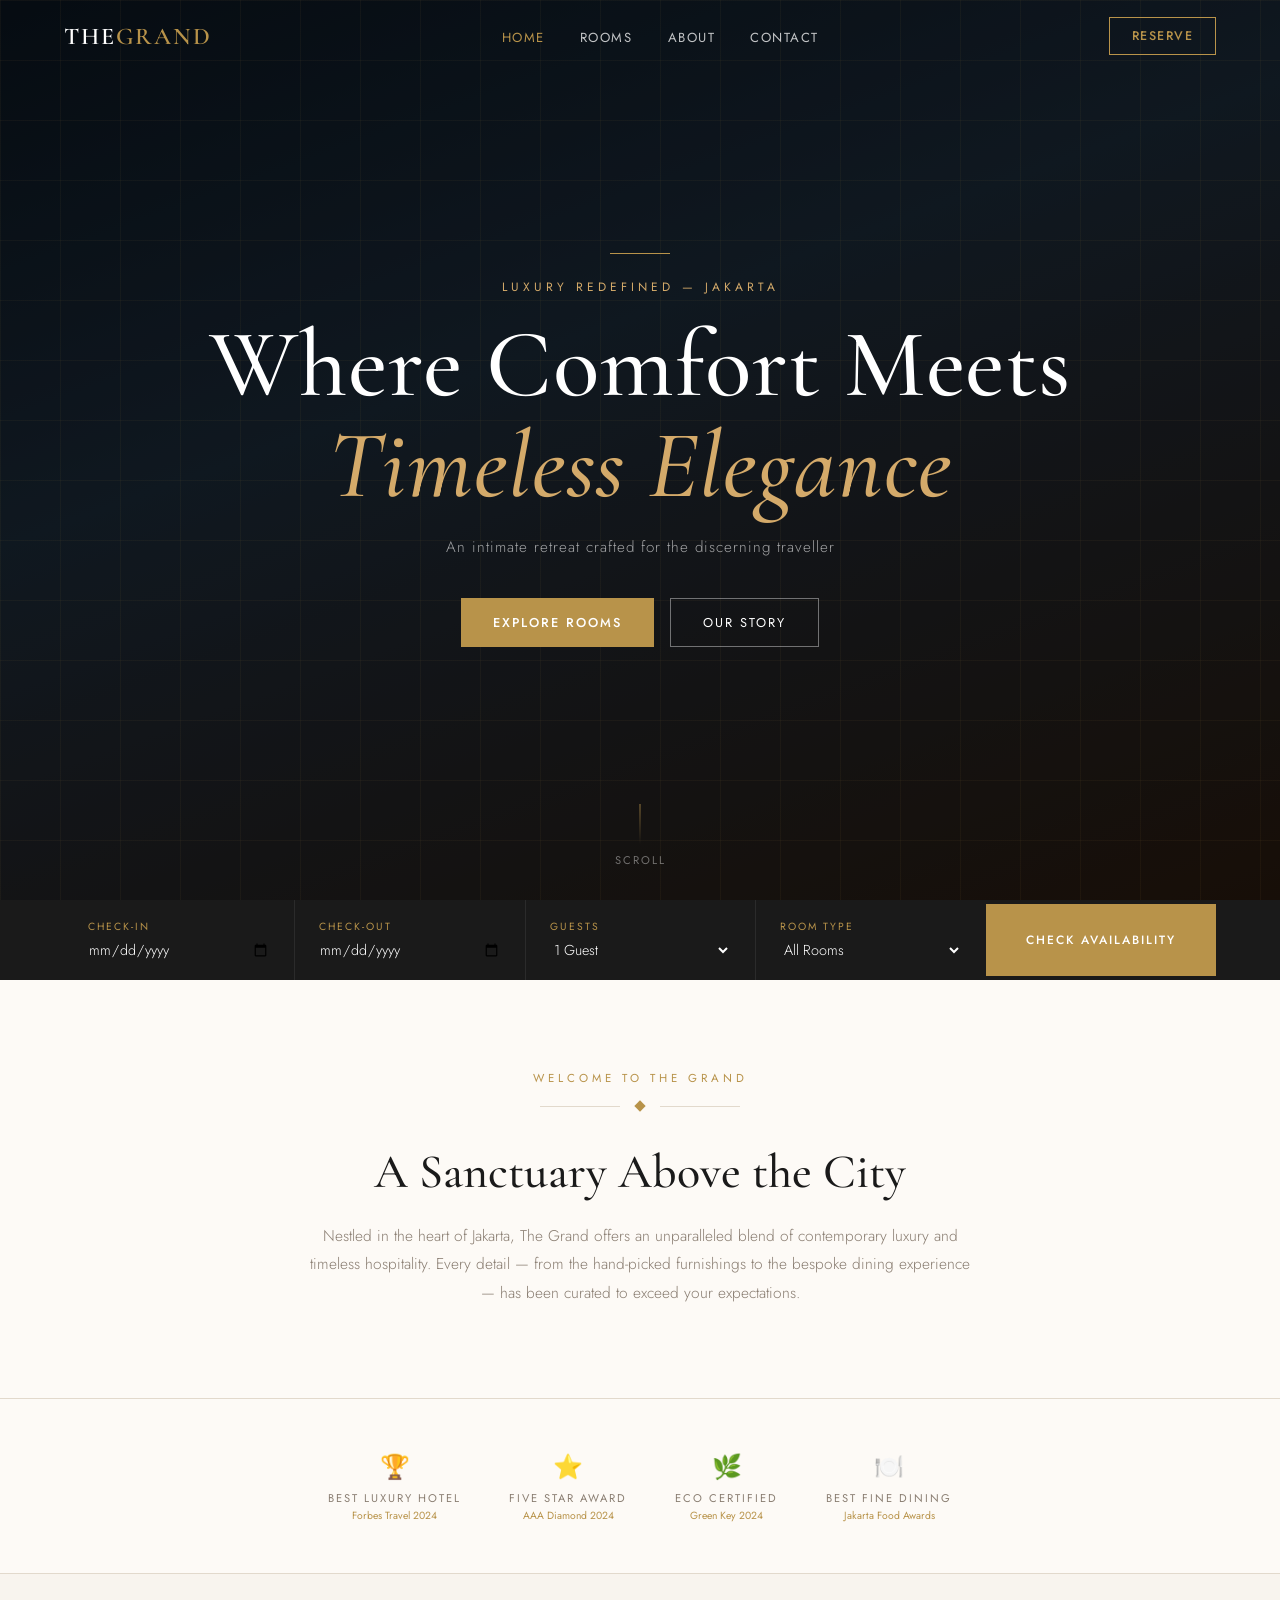
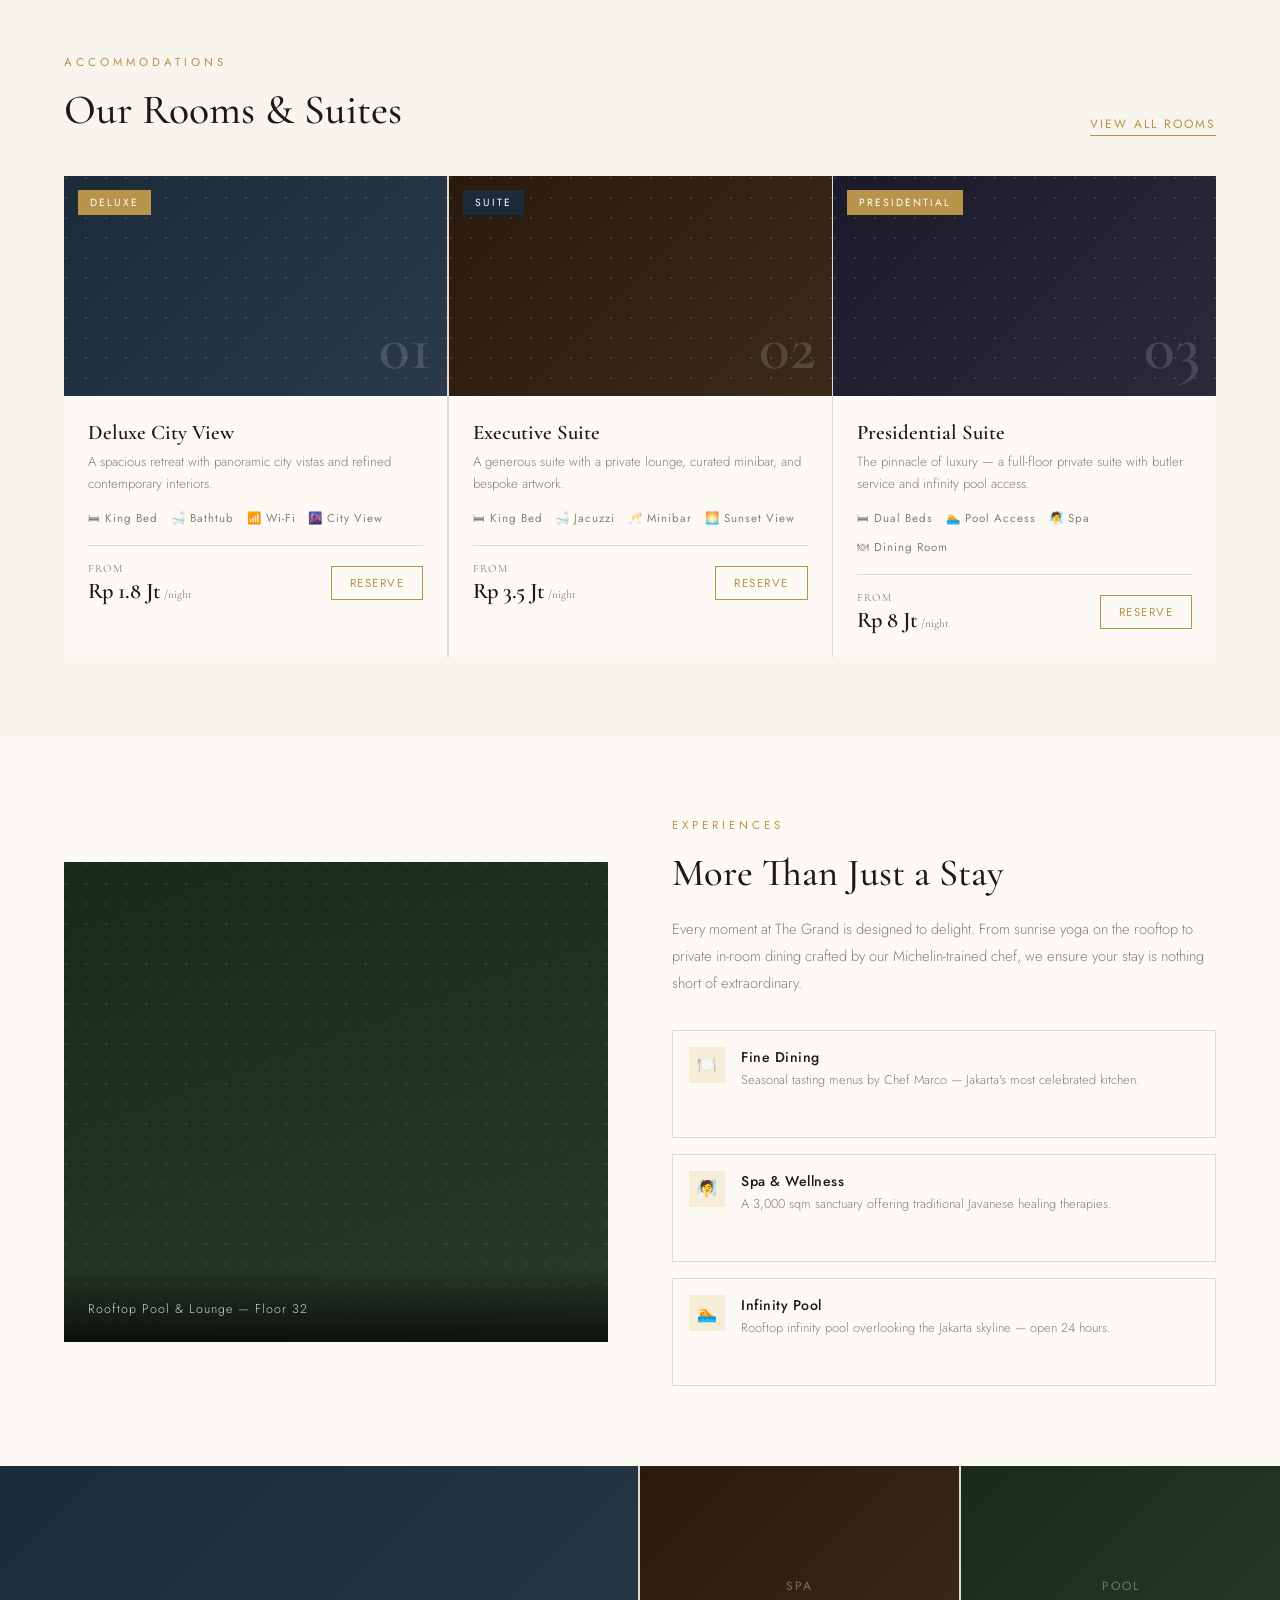
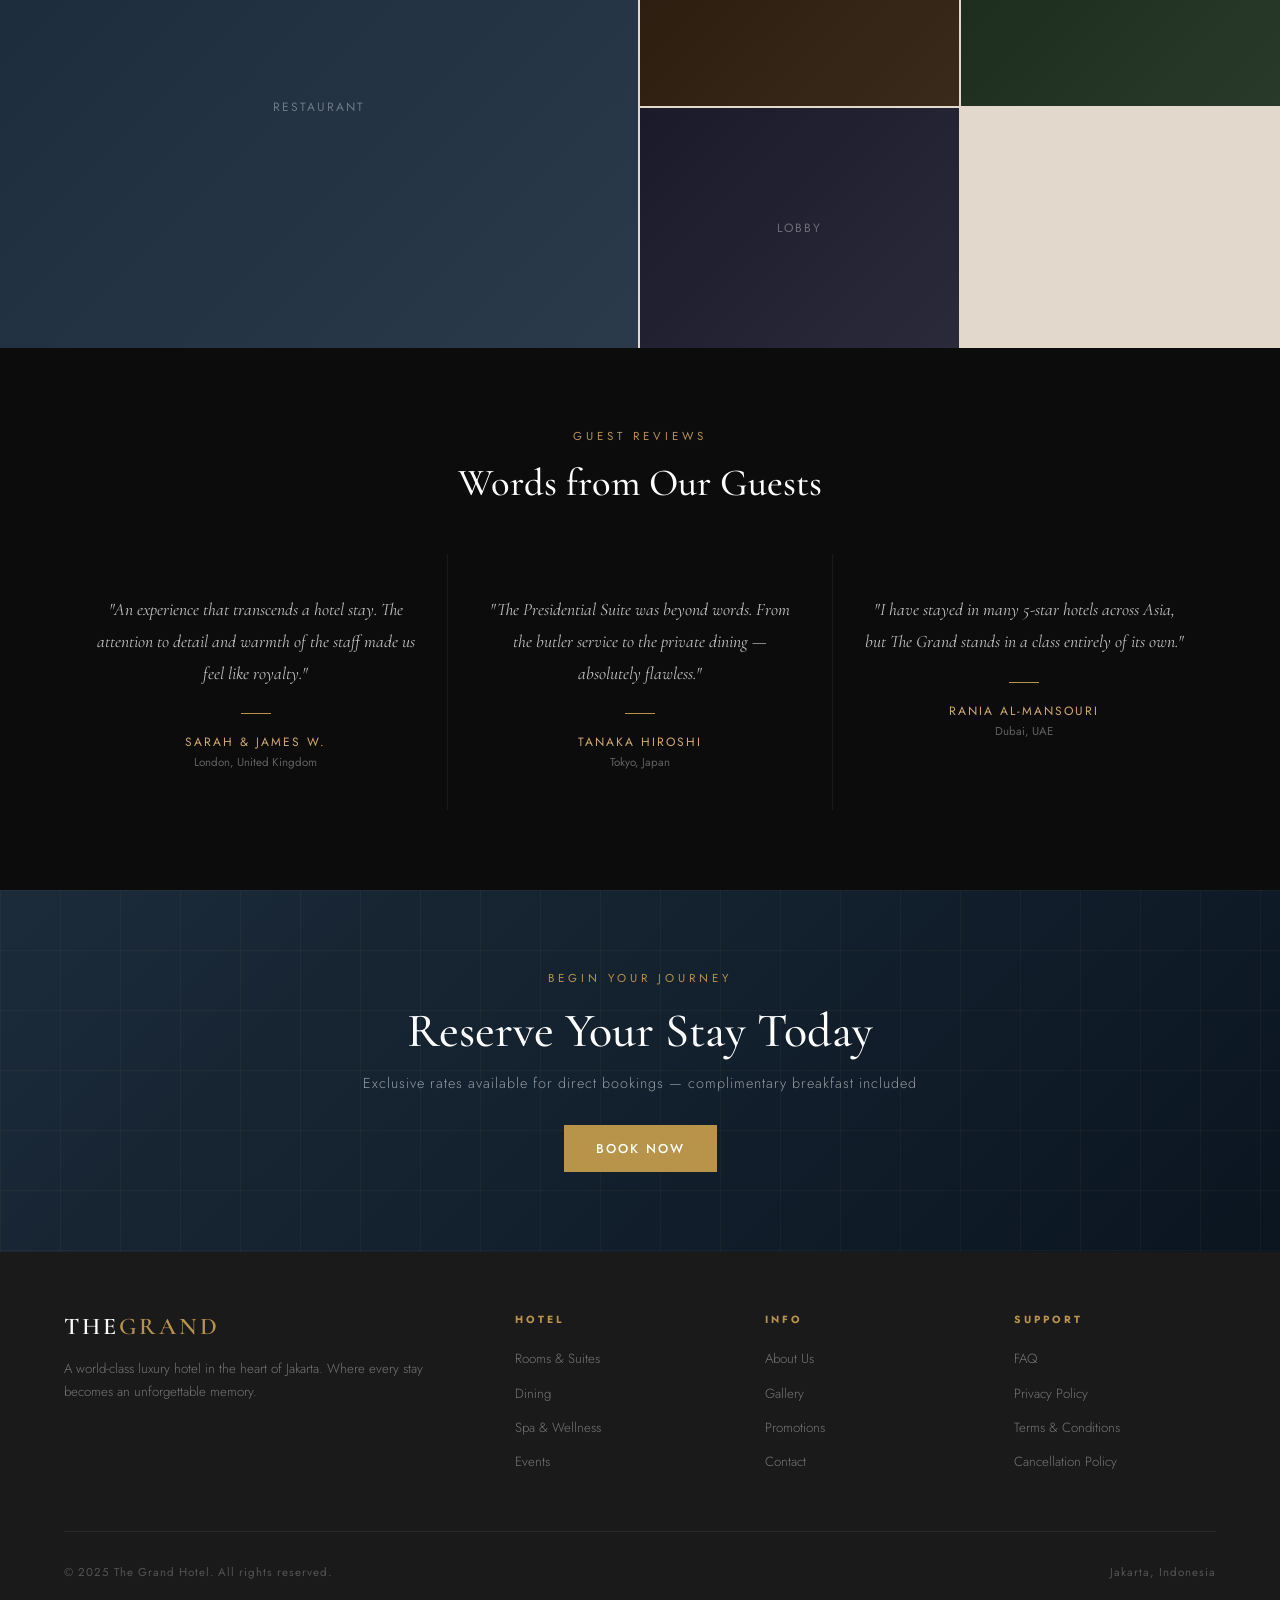
<file: index.html>
<!doctype html>
<html lang="id">
  <head>
    <meta charset="UTF-8" />
    <meta name="viewport" content="width=device-width,initial-scale=1.0" />
    <link
      href="https://fonts.googleapis.com/css2?family=Cormorant+Garamond:ital,wght@0,400;0,500;0,600;1,400;1,600&family=Jost:wght@300;400;500&display=swap"
      rel="stylesheet"
    />
    <link rel="stylesheet" href="style.css" />
    <link rel="icon" href="assets/Logo.png" type="image" />
  </head>

  <body>
    <nav id="mainNav">
      <div class="nav-inner">
        <a class="logo" href="/index.html" target="_self"
          >The<span>Grand</span></a
        >
        <ul class="nav-links">
          <li>
            <a href="/index.html" target="_self" class="active" id="nav-home"
              >Home</a
            >
          </li>
          <li>
            <a href="/rooms.html" id="nav-rooms" target="_self">Rooms</a>
          </li>
          <li>
            <a href="/about.html" id="nav-about" target="_self">About</a>
          </li>
          <li>
            <a href="/contact.html" id="nav-contact" target="_self">Contact</a>
          </li>
        </ul>
        <div class="nav-right">
          <button
            class="nav-cta"
            onclick="window.location.href = 'contact.html'"
            id="nav-cta-btn"
          >
            Reserve
          </button>
        </div>
      </div>
    </nav>

    <!-- ===== HOME ===== -->
    <div class="page active" id="page-home">
      <section class="hero">
        <div class="hero-bg"></div>
        <div class="hero-overlay"></div>
        <div class="hero-grid-pattern"></div>
        <div class="hero-content">
          <div class="hero-line"></div>
          <div class="hero-eyebrow" id="h-eyebrow">
            Luxury Redefined — Jakarta
          </div>
          <h1 id="h-title">Where Comfort Meets <em>Timeless Elegance</em></h1>
          <p class="hero-sub" id="h-sub">
            An intimate retreat crafted for the discerning traveller
          </p>
          <div class="hero-actions">
            <button class="btn-gold" onclick="showPage('rooms')" id="h-btn1">
              Explore Rooms
            </button>
            <button class="btn-ghost" onclick="showPage('about')" id="h-btn2">
              Our Story
            </button>
          </div>
        </div>
        <div class="scroll-hint">
          <div class="scroll-line"></div>
          <span id="h-scroll">Scroll</span>
        </div>
      </section>

      <div class="booking-bar">
        <div class="booking-inner">
          <div class="book-field">
            <div class="book-label" id="b-check-in">Check-in</div>
            <input
              class="book-input"
              type="date"
              placeholder="dd / mm / yyyy"
            />
          </div>
          <div class="book-field">
            <div class="book-label" id="b-check-out">Check-out</div>
            <input
              class="book-input"
              type="date"
              placeholder="dd / mm / yyyy"
            />
          </div>
          <div class="book-field">
            <div class="book-label" id="b-guests">Guests</div>
            <select class="book-input">
              <option>1 Guest</option>
              <option>2 Guests</option>
              <option>3 Guests</option>
              <option>4 Guests</option>
            </select>
          </div>
          <div class="book-field">
            <div class="book-label" id="b-room">Room Type</div>
            <select class="book-input">
              <option id="b-all">All Rooms</option>
              <option>Deluxe</option>
              <option>Suite</option>
              <option>Presidential</option>
            </select>
          </div>
          <button class="book-btn" id="b-btn">Check Availability</button>
        </div>
      </div>

      <div class="intro">
        <div class="section-eyebrow" id="intro-tag">Welcome to The Grand</div>
        <div class="divider">
          <div class="divider-line"></div>
          <div class="divider-icon"></div>
          <div class="divider-line"></div>
        </div>
        <h2 id="intro-title">A Sanctuary Above the City</h2>
        <p id="intro-text">
          Nestled in the heart of Jakarta, The Grand offers an unparalleled
          blend of contemporary luxury and timeless hospitality. Every detail —
          from the hand-picked furnishings to the bespoke dining experience —
          has been curated to exceed your expectations.
        </p>
      </div>

      <div class="awards">
        <div class="award-item">
          <div class="award-icon">🏆</div>
          <div class="award-name">Best Luxury Hotel</div>
          <div class="award-year">Forbes Travel 2024</div>
        </div>
        <div class="award-item">
          <div class="award-icon">⭐</div>
          <div class="award-name">Five Star Award</div>
          <div class="award-year">AAA Diamond 2024</div>
        </div>
        <div class="award-item">
          <div class="award-icon">🌿</div>
          <div class="award-name">Eco Certified</div>
          <div class="award-year">Green Key 2024</div>
        </div>
        <div class="award-item">
          <div class="award-icon">🍽️</div>
          <div class="award-name">Best Fine Dining</div>
          <div class="award-year">Jakarta Food Awards</div>
        </div>
      </div>

      <section class="rooms-section">
        <div class="section-header">
          <div>
            <div class="section-eyebrow" id="r-tag">Accommodations</div>
            <h2 id="r-title">Our Rooms & Suites</h2>
          </div>
          <button class="see-all" onclick="showPage('rooms')" id="r-see-all">
            View All Rooms
          </button>
        </div>
        <div class="rooms-grid">
          <div class="room-card">
            <div class="room-img">
              <div
                class="room-img-inner"
                style="
                  background: linear-gradient(135deg, #1c2b3a 0%, #2a3a4a 100%);
                "
              >
                <div class="room-pattern"></div>
                <div class="room-num">01</div>
                <div class="room-badge">Deluxe</div>
              </div>
            </div>
            <div class="room-body">
              <h3>Deluxe City View</h3>
              <p>
                A spacious retreat with panoramic city vistas and refined
                contemporary interiors.
              </p>
              <div class="room-amenities">
                <span class="amenity">🛏 King Bed</span
                ><span class="amenity">🛁 Bathtub</span
                ><span class="amenity">📶 Wi-Fi</span
                ><span class="amenity">🌆 City View</span>
              </div>
              <div class="room-footer">
                <div class="room-price">
                  <span class="from">From</span
                  ><span class="amount">Rp 1.8 Jt</span
                  ><span class="night"> /night</span>
                </div>
                <button class="room-reserve" onclick="showPage('contact')">
                  Reserve
                </button>
              </div>
            </div>
          </div>
          <div class="room-card">
            <div class="room-img">
              <div
                class="room-img-inner"
                style="
                  background: linear-gradient(135deg, #2a1a0e 0%, #3a2a1a 100%);
                "
              >
                <div class="room-pattern"></div>
                <div class="room-num">02</div>
                <div class="room-badge" style="background: var(--navy)">
                  Suite
                </div>
              </div>
            </div>
            <div class="room-body">
              <h3>Executive Suite</h3>
              <p>
                A generous suite with a private lounge, curated minibar, and
                bespoke artwork.
              </p>
              <div class="room-amenities">
                <span class="amenity">🛏 King Bed</span
                ><span class="amenity">🛁 Jacuzzi</span
                ><span class="amenity">🥂 Minibar</span
                ><span class="amenity">🌅 Sunset View</span>
              </div>
              <div class="room-footer">
                <div class="room-price">
                  <span class="from">From</span
                  ><span class="amount">Rp 3.5 Jt</span
                  ><span class="night"> /night</span>
                </div>
                <button class="room-reserve" onclick="showPage('contact')">
                  Reserve
                </button>
              </div>
            </div>
          </div>
          <div class="room-card">
            <div class="room-img">
              <div
                class="room-img-inner"
                style="
                  background: linear-gradient(135deg, #1a1a2a 0%, #2a2a3a 100%);
                "
              >
                <div class="room-pattern"></div>
                <div class="room-num">03</div>
                <div class="room-badge" style="background: var(--gold)">
                  Presidential
                </div>
              </div>
            </div>
            <div class="room-body">
              <h3>Presidential Suite</h3>
              <p>
                The pinnacle of luxury — a full-floor private suite with butler
                service and infinity pool access.
              </p>
              <div class="room-amenities">
                <span class="amenity">🛏 Dual Beds</span
                ><span class="amenity">🏊 Pool Access</span
                ><span class="amenity">🧖 Spa</span
                ><span class="amenity">🍽 Dining Room</span>
              </div>
              <div class="room-footer">
                <div class="room-price">
                  <span class="from">From</span
                  ><span class="amount">Rp 8 Jt</span
                  ><span class="night"> /night</span>
                </div>
                <button class="room-reserve" onclick="showPage('contact')">
                  Reserve
                </button>
              </div>
            </div>
          </div>
        </div>
      </section>

      <section class="experience">
        <div class="exp-img">
          <div class="exp-pattern"></div>
          <div class="exp-img-label">
            <p>Rooftop Pool & Lounge — Floor 32</p>
          </div>
        </div>
        <div class="exp-content">
          <div class="section-eyebrow" id="exp-tag">Experiences</div>
          <h2 id="exp-title">More Than Just a Stay</h2>
          <p id="exp-text">
            Every moment at The Grand is designed to delight. From sunrise yoga
            on the rooftop to private in-room dining crafted by our
            Michelin-trained chef, we ensure your stay is nothing short of
            extraordinary.
          </p>
          <div class="exp-features">
            <div class="exp-feat">
              <div class="exp-feat-icon">🍽️</div>
              <div>
                <h4>Fine Dining</h4>
                <p>
                  Seasonal tasting menus by Chef Marco — Jakarta's most
                  celebrated kitchen.
                </p>
              </div>
            </div>
            <div class="exp-feat">
              <div class="exp-feat-icon">🧖</div>
              <div>
                <h4>Spa & Wellness</h4>
                <p>
                  A 3,000 sqm sanctuary offering traditional Javanese healing
                  therapies.
                </p>
              </div>
            </div>
            <div class="exp-feat">
              <div class="exp-feat-icon">🏊</div>
              <div>
                <h4>Infinity Pool</h4>
                <p>
                  Rooftop infinity pool overlooking the Jakarta skyline — open
                  24 hours.
                </p>
              </div>
            </div>
          </div>
        </div>
      </section>

      <div class="gallery-strip">
        <div class="gallery-item">
          <div
            class="gallery-item-bg g1"
            style="height: 100%; position: relative"
          >
            <div
              class="room-pattern"
              style="position: absolute; inset: 0; opacity: 0.1"
            ></div>
          </div>
          <div class="gallery-label">Restaurant</div>
        </div>
        <div class="gallery-item">
          <div class="gallery-item-bg g2"></div>
          <div class="gallery-label">Spa</div>
        </div>
        <div class="gallery-item">
          <div class="gallery-item-bg g3"></div>
          <div class="gallery-label">Pool</div>
        </div>
        <div class="gallery-item">
          <div class="gallery-item-bg g4"></div>
          <div class="gallery-label">Lobby</div>
        </div>
      </div>

      <section class="testi-section">
        <div class="section-eyebrow">Guest Reviews</div>
        <h2 id="testi-title">Words from Our Guests</h2>
        <div class="testi-slider">
          <div class="testi-card">
            <p class="testi-quote">
              "An experience that transcends a hotel stay. The attention to
              detail and warmth of the staff made us feel like royalty."
            </p>
            <div class="testi-sep"></div>
            <div class="testi-name">Sarah & James W.</div>
            <div class="testi-origin">London, United Kingdom</div>
          </div>
          <div class="testi-card">
            <p class="testi-quote">
              "The Presidential Suite was beyond words. From the butler service
              to the private dining — absolutely flawless."
            </p>
            <div class="testi-sep"></div>
            <div class="testi-name">Tanaka Hiroshi</div>
            <div class="testi-origin">Tokyo, Japan</div>
          </div>
          <div class="testi-card">
            <p class="testi-quote">
              "I have stayed in many 5-star hotels across Asia, but The Grand
              stands in a class entirely of its own."
            </p>
            <div class="testi-sep"></div>
            <div class="testi-name">Rania Al-Mansouri</div>
            <div class="testi-origin">Dubai, UAE</div>
          </div>
        </div>
      </section>

      <div class="cta-dark">
        <div class="hero-grid-pattern"></div>
        <div class="cta-dark-content">
          <div class="section-eyebrow" style="color: var(--gold)">
            Begin Your Journey
          </div>
          <h2 id="cta-title">Reserve Your Stay Today</h2>
          <p id="cta-sub">
            Exclusive rates available for direct bookings — complimentary
            breakfast included
          </p>
          <button class="btn-gold" onclick="showPage('contact')">
            Book Now
          </button>
        </div>
      </div>

      <footer>
        <div class="footer-top">
          <div>
            <span class="footer-logo">The<span>Grand</span></span>
            <p class="footer-brand-text">
              A world-class luxury hotel in the heart of Jakarta. Where every
              stay becomes an unforgettable memory.
            </p>
          </div>
          <div class="footer-col">
            <h4>Hotel</h4>
            <ul>
              <li>
                <a
                  href="#"
                  onclick="
                    showPage('rooms');
                    return false;
                  "
                  >Rooms & Suites</a
                >
              </li>
              <li><a href="#">Dining</a></li>
              <li><a href="#">Spa & Wellness</a></li>
              <li><a href="#">Events</a></li>
            </ul>
          </div>
          <div class="footer-col">
            <h4>Info</h4>
            <ul>
              <li>
                <a
                  href="#"
                  onclick="
                    showPage('about');
                    return false;
                  "
                  >About Us</a
                >
              </li>
              <li><a href="#">Gallery</a></li>
              <li><a href="#">Promotions</a></li>
              <li>
                <a
                  href="#"
                  onclick="
                    showPage('contact');
                    return false;
                  "
                  >Contact</a
                >
              </li>
            </ul>
          </div>
          <div class="footer-col">
            <h4>Support</h4>
            <ul>
              <li><a href="#">FAQ</a></li>
              <li><a href="#">Privacy Policy</a></li>
              <li><a href="#">Terms & Conditions</a></li>
              <li><a href="#">Cancellation Policy</a></li>
            </ul>
          </div>
        </div>
        <div class="footer-bottom">
          <span>© 2025 The Grand Hotel. All rights reserved.</span
          ><span>Jakarta, Indonesia</span>
        </div>
      </footer>
    </div>

    <script src="script.js"></script>
  </body>
</html>
</file>
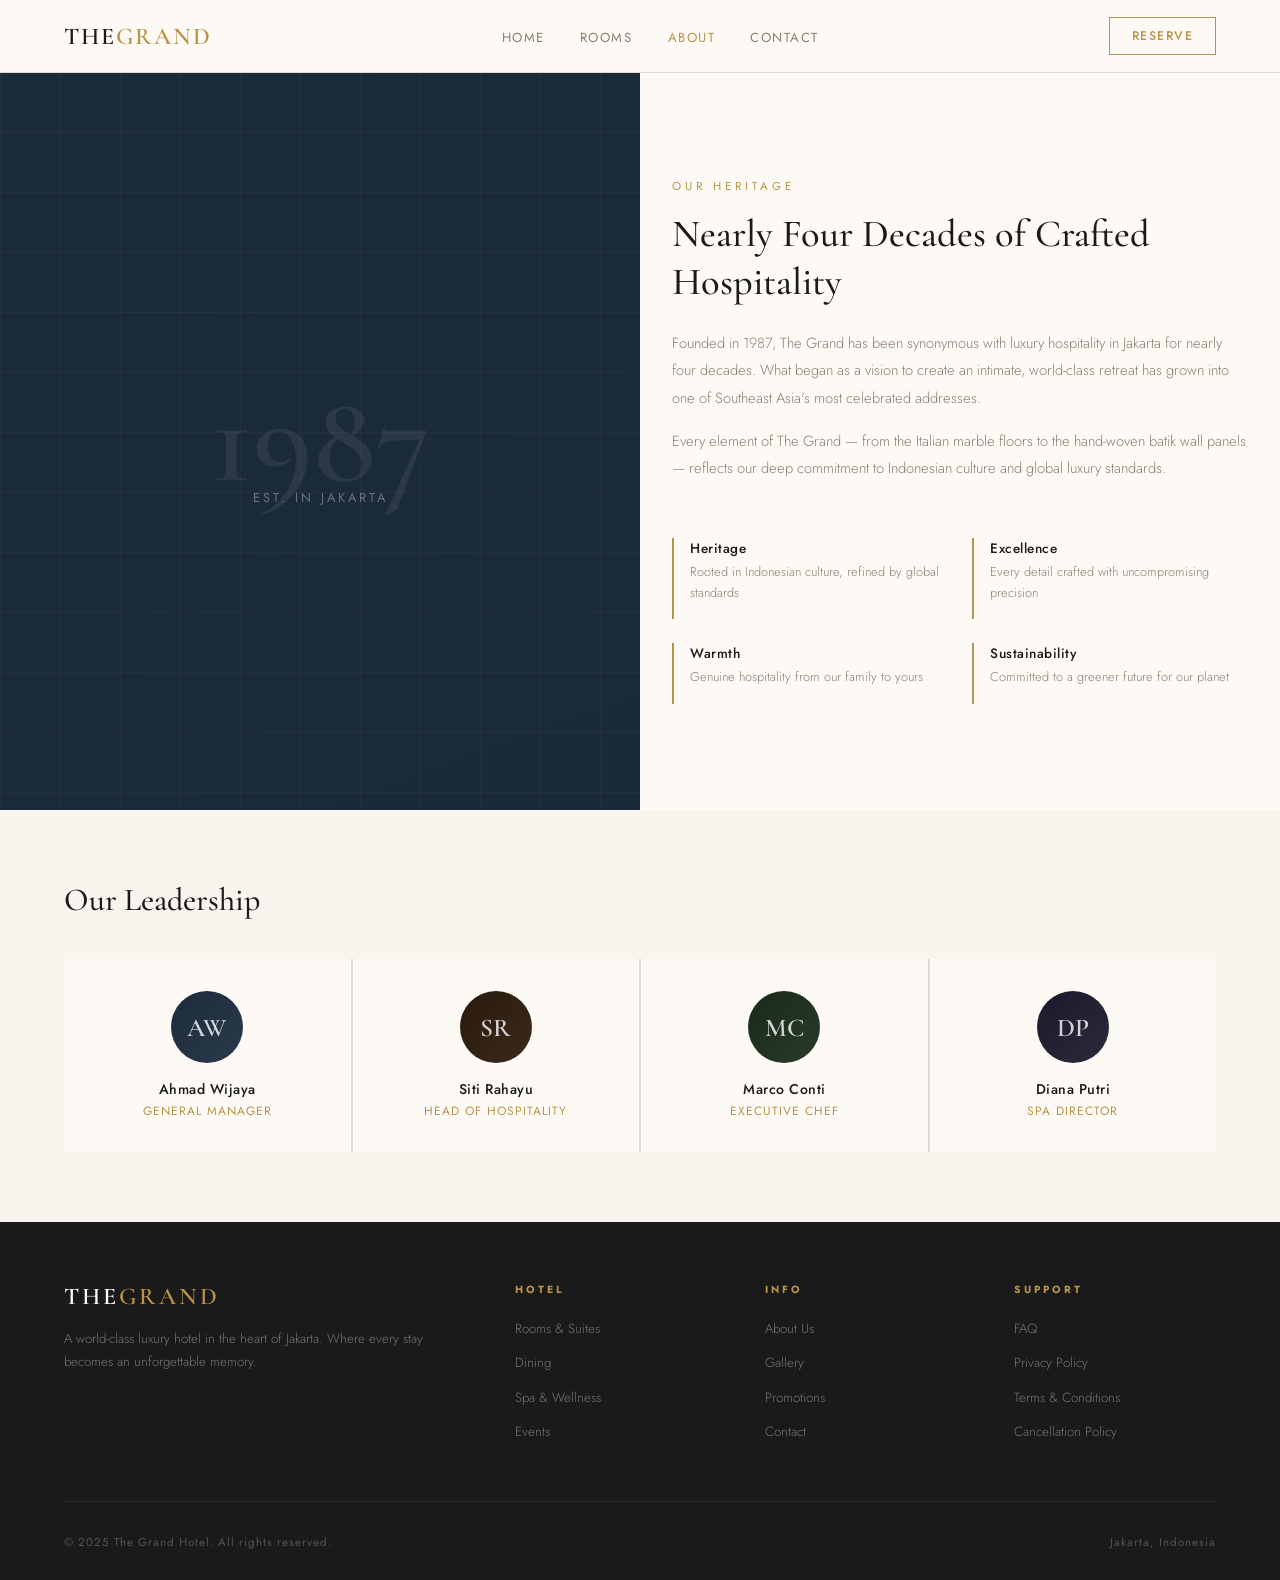
<file: about.html>
<!doctype html>
<html lang="en">
  <head>
    <meta charset="UTF-8" />
    <meta name="viewport" content="width=device-width, initial-scale=1.0" />
    <title>Document</title>
    <link
      href="https://fonts.googleapis.com/css2?family=Cormorant+Garamond:ital,wght@0,400;0,500;0,600;1,400;1,600&family=Jost:wght@300;400;500&display=swap"
      rel="stylesheet"
    />
    <link rel="stylesheet" href="style.css" />
    <link rel="icon" href="assets/Logo.png" type="image" />
  </head>
  <body>
    <nav id="mainNav">
      <div class="nav-inner">
        <a class="logo" href="/index.html" target="_self"
          >The<span>Grand</span></a
        >
        <ul class="nav-links">
          <li>
            <a href="/index.html" target="_self" id="nav-home">Home</a>
          </li>
          <li>
            <a href="/rooms.html" id="nav-rooms" target="_self">Rooms</a>
          </li>
          <li>
            <a href="/about.html" id="nav-about" class="active" target="_self"
              >About</a
            >
          </li>
          <li>
            <a href="/contact.html" id="nav-contact" target="_self">Contact</a>
          </li>
        </ul>
        <div class="nav-right">
          <button
            class="nav-cta"
            onclick="window.location.href = 'contact.html'"
            id="nav-cta-btn"
          >
            Reserve
          </button>
        </div>
      </div>
    </nav>

    <!-- ===== ABOUT PAGE ===== -->
    <div class="page" id="page-about">
      <div class="about-split" style="padding-top: 72px">
        <div class="about-img-panel">
          <div class="hero-grid-pattern"></div>
          <div class="about-img-content">
            <div class="big-num">1987</div>
            <p>Est. in Jakarta</p>
          </div>
        </div>
        <div class="about-text-panel">
          <div class="section-eyebrow" id="ab-tag">Our Heritage</div>
          <h2 id="ab-title">Nearly Four Decades of Crafted Hospitality</h2>
          <p id="ab-p1">
            Founded in 1987, The Grand has been synonymous with luxury
            hospitality in Jakarta for nearly four decades. What began as a
            vision to create an intimate, world-class retreat has grown into one
            of Southeast Asia's most celebrated addresses.
          </p>
          <p id="ab-p2">
            Every element of The Grand — from the Italian marble floors to the
            hand-woven batik wall panels — reflects our deep commitment to
            Indonesian culture and global luxury standards.
          </p>
          <div class="about-pillars">
            <div class="pillar">
              <h4>Heritage</h4>
              <p>Rooted in Indonesian culture, refined by global standards</p>
            </div>
            <div class="pillar">
              <h4>Excellence</h4>
              <p>Every detail crafted with uncompromising precision</p>
            </div>
            <div class="pillar">
              <h4>Warmth</h4>
              <p>Genuine hospitality from our family to yours</p>
            </div>
            <div class="pillar">
              <h4>Sustainability</h4>
              <p>Committed to a greener future for our planet</p>
            </div>
          </div>
        </div>
      </div>
      <div class="team-strip">
        <h2>Our Leadership</h2>
        <div class="team-grid">
          <div class="team-card">
            <div class="team-avatar">AW</div>
            <h4>Ahmad Wijaya</h4>
            <p>General Manager</p>
          </div>
          <div class="team-card">
            <div
              class="team-avatar"
              style="background: linear-gradient(135deg, #2a1a0e, #3a2a1a)"
            >
              SR
            </div>
            <h4>Siti Rahayu</h4>
            <p>Head of Hospitality</p>
          </div>
          <div class="team-card">
            <div
              class="team-avatar"
              style="background: linear-gradient(135deg, #1a2a1a, #2a3a2a)"
            >
              MC
            </div>
            <h4>Marco Conti</h4>
            <p>Executive Chef</p>
          </div>
          <div class="team-card">
            <div
              class="team-avatar"
              style="background: linear-gradient(135deg, #1a1a2a, #2a2a3a)"
            >
              DP
            </div>
            <h4>Diana Putri</h4>
            <p>Spa Director</p>
          </div>
        </div>
      </div>

      <footer>
        <div class="footer-top">
          <div>
            <span class="footer-logo">The<span>Grand</span></span>
            <p class="footer-brand-text">
              A world-class luxury hotel in the heart of Jakarta. Where every
              stay becomes an unforgettable memory.
            </p>
          </div>
          <div class="footer-col">
            <h4>Hotel</h4>
            <ul>
              <li>
                <a
                  href="#"
                  onclick="
                    showPage('rooms');
                    return false;
                  "
                  >Rooms & Suites</a
                >
              </li>
              <li><a href="#">Dining</a></li>
              <li><a href="#">Spa & Wellness</a></li>
              <li><a href="#">Events</a></li>
            </ul>
          </div>
          <div class="footer-col">
            <h4>Info</h4>
            <ul>
              <li>
                <a
                  href="#"
                  onclick="
                    showPage('about');
                    return false;
                  "
                  >About Us</a
                >
              </li>
              <li><a href="#">Gallery</a></li>
              <li><a href="#">Promotions</a></li>
              <li>
                <a
                  href="#"
                  onclick="
                    showPage('contact');
                    return false;
                  "
                  >Contact</a
                >
              </li>
            </ul>
          </div>
          <div class="footer-col">
            <h4>Support</h4>
            <ul>
              <li><a href="#">FAQ</a></li>
              <li><a href="#">Privacy Policy</a></li>
              <li><a href="#">Terms & Conditions</a></li>
              <li><a href="#">Cancellation Policy</a></li>
            </ul>
          </div>
        </div>
        <div class="footer-bottom">
          <span>© 2025 The Grand Hotel. All rights reserved.</span
          ><span>Jakarta, Indonesia</span>
        </div>
      </footer>
    </div>
    <script src="script.js"></script>
  </body>
</html>
</file>
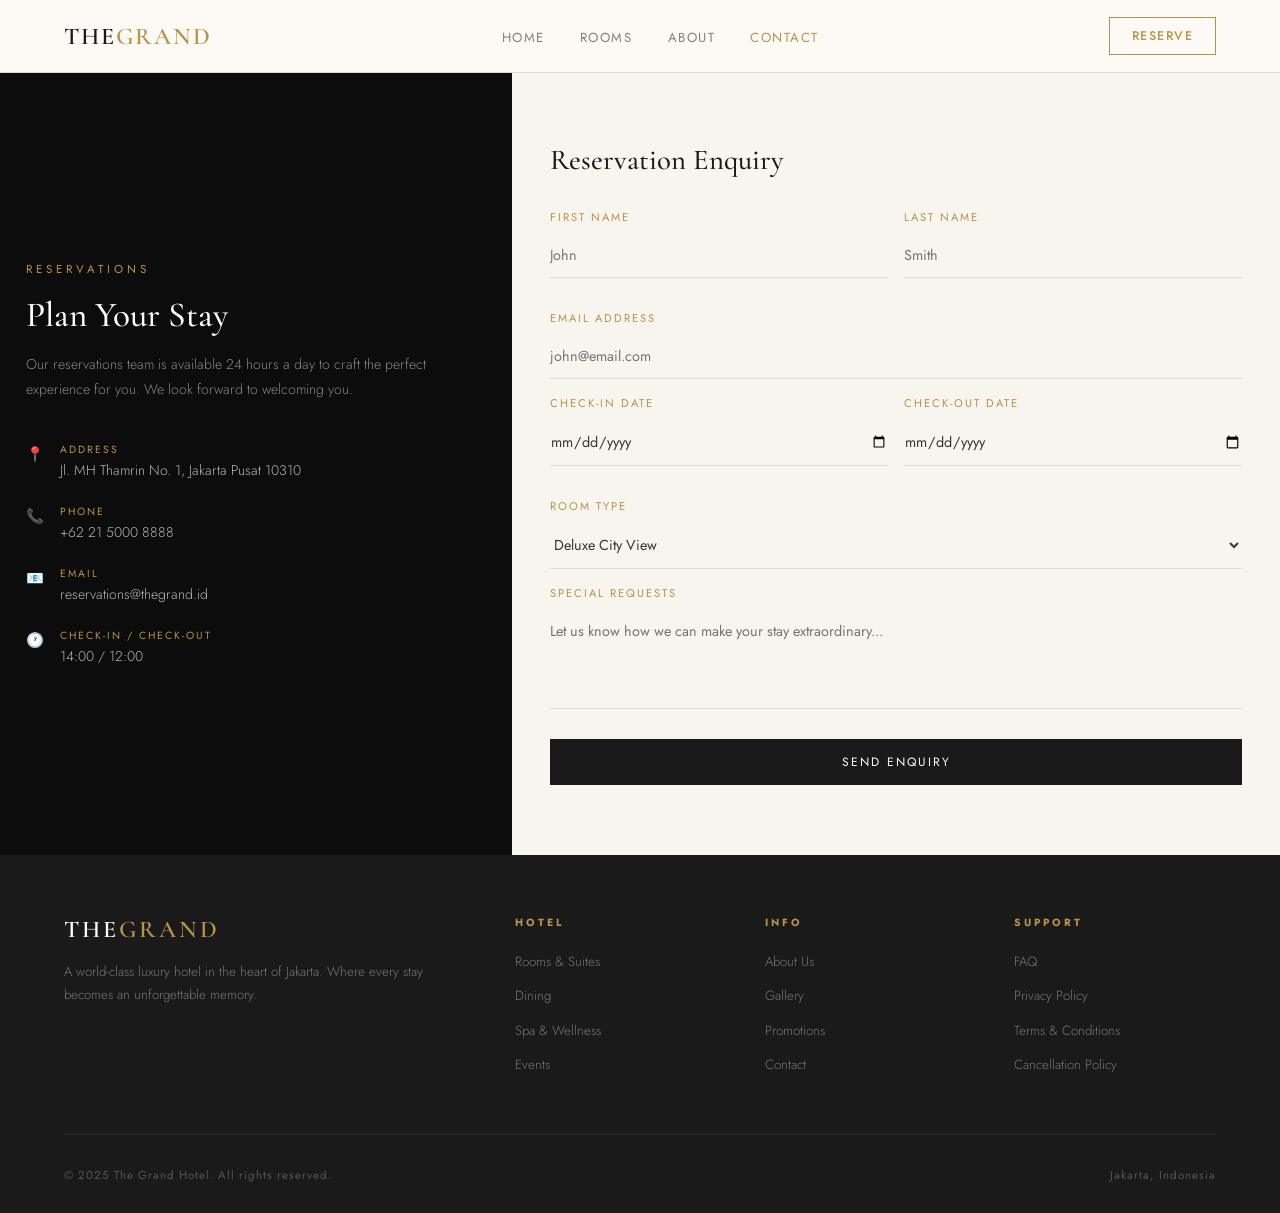
<file: contact.html>
<!doctype html>
<html lang="en">
  <head>
    <meta charset="UTF-8" />
    <meta name="viewport" content="width=device-width, initial-scale=1.0" />
    <title>Document</title>
    <link
      href="https://fonts.googleapis.com/css2?family=Cormorant+Garamond:ital,wght@0,400;0,500;0,600;1,400;1,600&family=Jost:wght@300;400;500&display=swap"
      rel="stylesheet"
    />
    <link rel="stylesheet" href="style.css" />
    <link rel="icon" href="assets/Logo.png" type="image" />
  </head>
  <body>
    <nav id="mainNav">
      <div class="nav-inner">
        <a class="logo" href="/index.html" target="_self"
          >The<span>Grand</span></a
        >
        <ul class="nav-links">
          <li>
            <a href="/index.html" target="_self" id="nav-home">Home</a>
          </li>
          <li>
            <a href="/rooms.html" id="nav-rooms" target="_self">Rooms</a>
          </li>
          <li>
            <a href="/about.html" id="nav-about" target="_self">About</a>
          </li>
          <li>
            <a
              href="/contact.html"
              id="nav-contact"
              class="active"
              target="_self"
              >Contact</a
            >
          </li>
        </ul>
        <div class="nav-right">
          <button
            class="nav-cta"
            onclick="window.location.href = 'contact.html'"
            id="nav-cta-btn"
          >
            Reserve
          </button>
        </div>
      </div>
    </nav>
    <!-- ===== CONTACT PAGE ===== -->
    <div class="page" id="page-contact">
      <div
        class="contact-grid"
        style="padding-top: 72px; min-height: calc(100vh - 72px)"
      >
        <div class="contact-left">
          <div class="section-eyebrow">Reservations</div>
          <h2 id="ct-title">Plan Your Stay</h2>
          <p id="ct-sub">
            Our reservations team is available 24 hours a day to craft the
            perfect experience for you. We look forward to welcoming you.
          </p>
          <div class="contact-details">
            <div class="contact-detail">
              <div class="detail-icon">📍</div>
              <div>
                <div class="detail-label">Address</div>
                <div class="detail-val">
                  Jl. MH Thamrin No. 1, Jakarta Pusat 10310
                </div>
              </div>
            </div>
            <div class="contact-detail">
              <div class="detail-icon">📞</div>
              <div>
                <div class="detail-label">Phone</div>
                <div class="detail-val">+62 21 5000 8888</div>
              </div>
            </div>
            <div class="contact-detail">
              <div class="detail-icon">📧</div>
              <div>
                <div class="detail-label">Email</div>
                <div class="detail-val">reservations@thegrand.id</div>
              </div>
            </div>
            <div class="contact-detail">
              <div class="detail-icon">🕐</div>
              <div>
                <div class="detail-label">Check-in / Check-out</div>
                <div class="detail-val">14:00 / 12:00</div>
              </div>
            </div>
          </div>
        </div>
        <div class="contact-right">
          <h3>Reservation Enquiry</h3>
          <div class="form-row">
            <div class="form-group">
              <label>First Name</label><input type="text" placeholder="John" />
            </div>
            <div class="form-group">
              <label>Last Name</label><input type="text" placeholder="Smith" />
            </div>
          </div>
          <div class="form-group">
            <label>Email Address</label
            ><input type="email" placeholder="john@email.com" />
          </div>
          <div class="form-row">
            <div class="form-group">
              <label>Check-in Date</label><input type="date" />
            </div>
            <div class="form-group">
              <label>Check-out Date</label><input type="date" />
            </div>
          </div>
          <div class="form-group">
            <label>Room Type</label
            ><select>
              <option>Deluxe City View</option>
              <option>Executive Suite</option>
              <option>Presidential Suite</option>
            </select>
          </div>
          <div class="form-group">
            <label>Special Requests</label
            ><textarea
              placeholder="Let us know how we can make your stay extraordinary..."
            ></textarea>
          </div>
          <button class="form-submit">Send Enquiry</button>
        </div>
      </div>
      <footer>
        <div class="footer-top">
          <div>
            <span class="footer-logo">The<span>Grand</span></span>
            <p class="footer-brand-text">
              A world-class luxury hotel in the heart of Jakarta. Where every
              stay becomes an unforgettable memory.
            </p>
          </div>
          <div class="footer-col">
            <h4>Hotel</h4>
            <ul>
              <li>
                <a
                  href="#"
                  onclick="
                    showPage('rooms');
                    return false;
                  "
                  >Rooms & Suites</a
                >
              </li>
              <li><a href="#">Dining</a></li>
              <li><a href="#">Spa & Wellness</a></li>
              <li><a href="#">Events</a></li>
            </ul>
          </div>
          <div class="footer-col">
            <h4>Info</h4>
            <ul>
              <li>
                <a
                  href="#"
                  onclick="
                    showPage('about');
                    return false;
                  "
                  >About Us</a
                >
              </li>
              <li><a href="#">Gallery</a></li>
              <li><a href="#">Promotions</a></li>
              <li>
                <a
                  href="#"
                  onclick="
                    showPage('contact');
                    return false;
                  "
                  >Contact</a
                >
              </li>
            </ul>
          </div>
          <div class="footer-col">
            <h4>Support</h4>
            <ul>
              <li><a href="#">FAQ</a></li>
              <li><a href="#">Privacy Policy</a></li>
              <li><a href="#">Terms & Conditions</a></li>
              <li><a href="#">Cancellation Policy</a></li>
            </ul>
          </div>
        </div>
        <div class="footer-bottom">
          <span>© 2025 The Grand Hotel. All rights reserved.</span
          ><span>Jakarta, Indonesia</span>
        </div>
      </footer>
    </div>
    <script src="script.js"></script>
  </body>
</html>
</file>
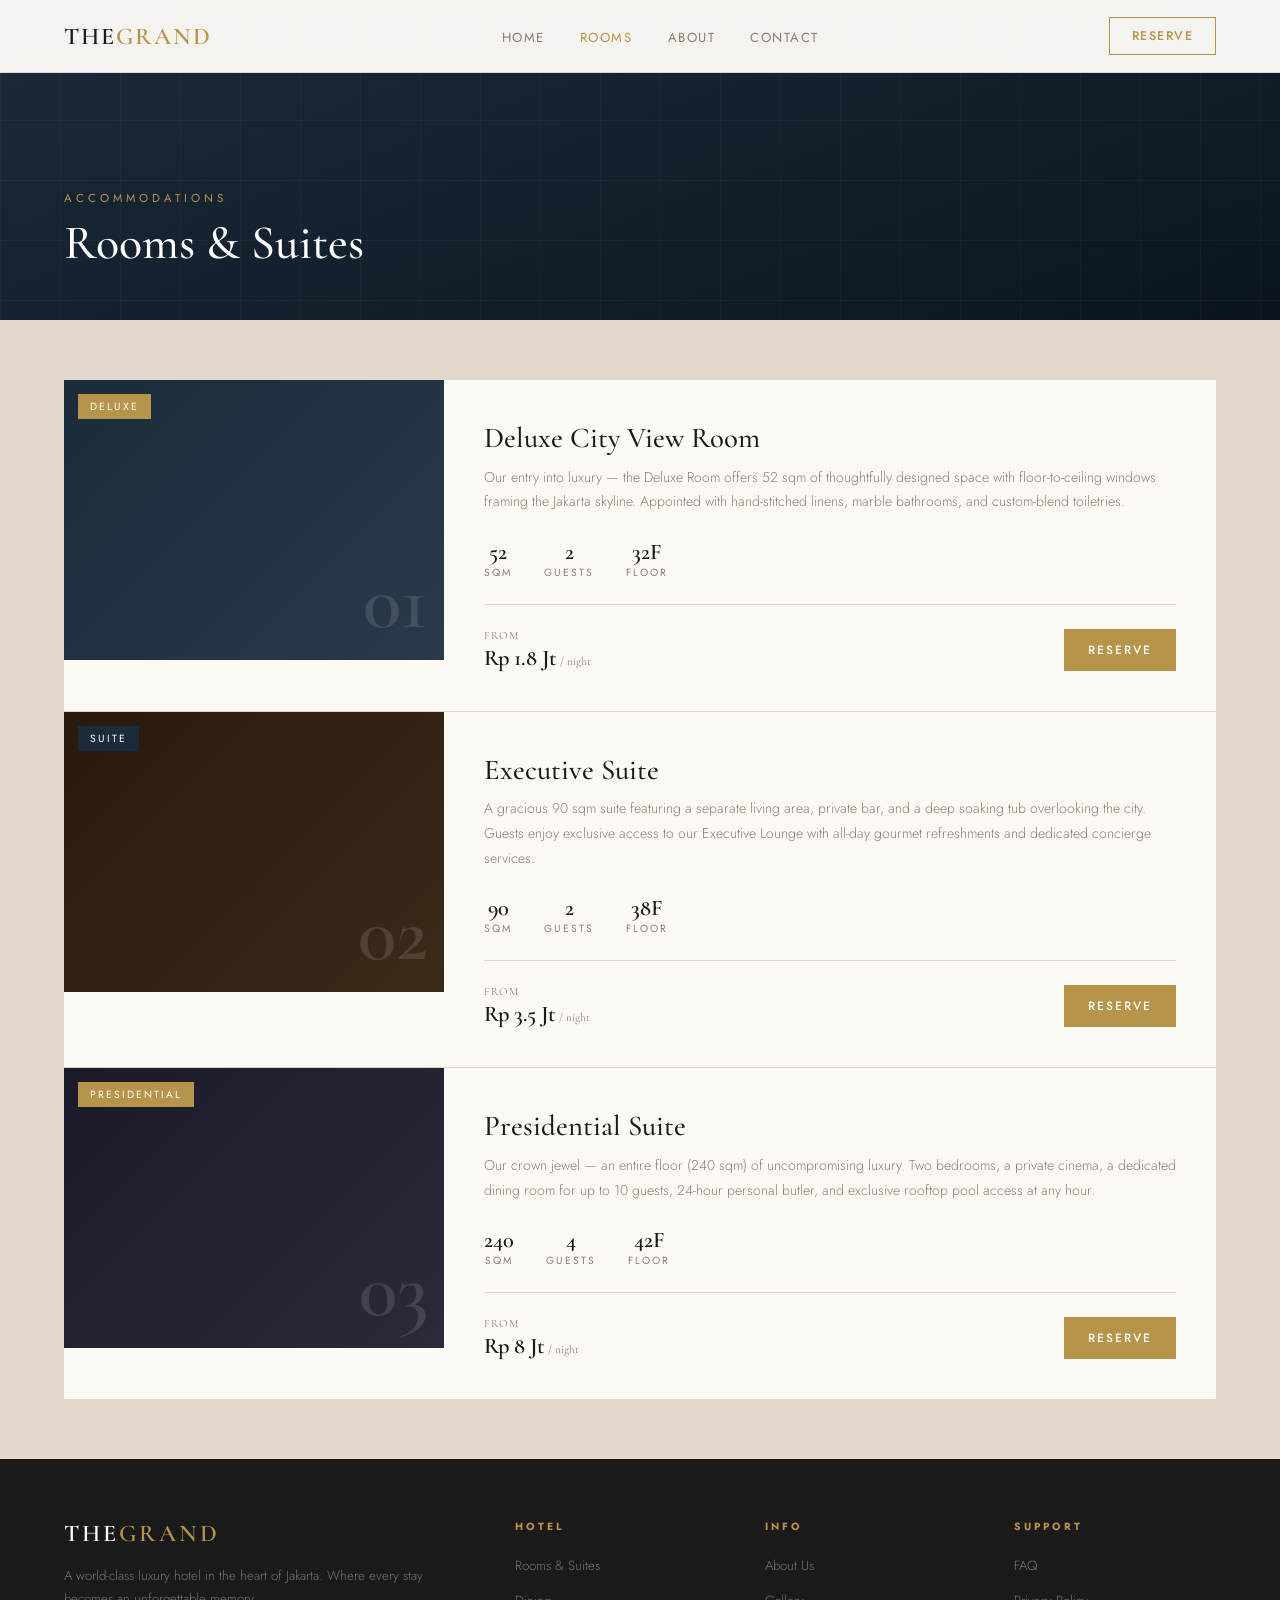
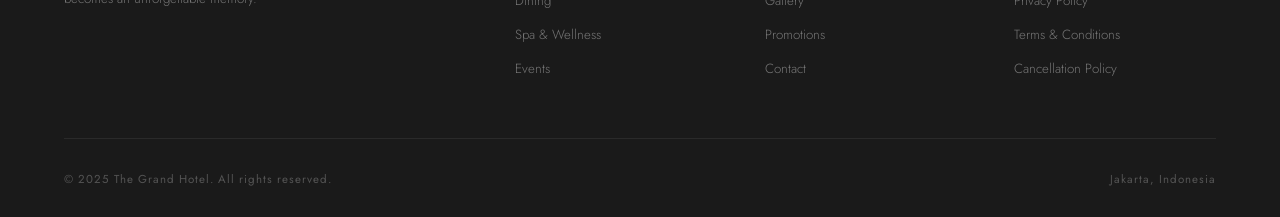
<file: rooms.html>
<!doctype html>
<html lang="en">
  <head>
    <meta charset="UTF-8" />
    <meta name="viewport" content="width=device-width, initial-scale=1.0" />
    <title>Document</title>
    <link
      href="https://fonts.googleapis.com/css2?family=Cormorant+Garamond:ital,wght@0,400;0,500;0,600;1,400;1,600&family=Jost:wght@300;400;500&display=swap"
      rel="stylesheet"
    />
    <link rel="stylesheet" href="style.css" />
    <link rel="icon" href="assets/Logo.png" type="image" />
  </head>
  <body>
    <nav id="mainNav">
      <div class="nav-inner">
        <a class="logo" href="/index.html" target="_self"
          >The<span>Grand</span></a
        >
        <ul class="nav-links">
          <li>
            <a href="/index.html" target="_self" id="nav-home">Home</a>
          </li>
          <li>
            <a href="/rooms.html" id="nav-rooms" class="active" target="_self"
              >Rooms</a
            >
          </li>
          <li>
            <a href="/about.html" id="nav-about" target="_self">About</a>
          </li>
          <li>
            <a href="/contact.html" id="nav-contact" target="_self">Contact</a>
          </li>
        </ul>
        <div class="nav-right">
          <button
            class="nav-cta"
            onclick="window.location.href = 'contact.html'"
            id="nav-cta-btn"
          >
            Reserve
          </button>
        </div>
      </div>
    </nav>

    <!-- ===== ROOMS PAGE ===== -->
    <div class="page" id="page-rooms">
      <div class="page-hero" style="padding-top: 72px">
        <div class="hero-grid-pattern"></div>
        <div class="page-hero-content">
          <div class="section-eyebrow" style="color: var(--gold)" id="rp-tag">
            Accommodations
          </div>
          <h1 id="rp-title">Rooms & Suites</h1>
        </div>
      </div>
      <div class="rooms-list">
        <div class="room-list-card">
          <div class="room-list-img">
            <div
              class="room-list-img-inner"
              style="
                background: linear-gradient(135deg, #1c2b3a 0%, #2a3a4a 100%);
                position: relative;
              "
            >
              <div
                class="room-pattern"
                style="position: absolute; inset: 0; opacity: 0.12"
              ></div>
              <div
                class="room-num"
                style="
                  position: absolute;
                  bottom: 10px;
                  right: 16px;
                  font-family: &quot;Cormorant Garamond&quot;, serif;
                  font-size: 5rem;
                  font-weight: 600;
                  color: rgba(255, 255, 255, 0.12);
                "
              >
                01
              </div>
              <div class="room-badge">Deluxe</div>
            </div>
          </div>
          <div class="room-list-body">
            <div>
              <h3>Deluxe City View Room</h3>
              <p>
                Our entry into luxury — the Deluxe Room offers 52 sqm of
                thoughtfully designed space with floor-to-ceiling windows
                framing the Jakarta skyline. Appointed with hand-stitched
                linens, marble bathrooms, and custom-blend toiletries.
              </p>
              <div class="room-specs">
                <div class="spec-item">
                  <div class="spec-val">52</div>
                  <div class="spec-label">sqm</div>
                </div>
                <div class="spec-item">
                  <div class="spec-val">2</div>
                  <div class="spec-label">Guests</div>
                </div>
                <div class="spec-item">
                  <div class="spec-val">32F</div>
                  <div class="spec-label">Floor</div>
                </div>
              </div>
            </div>
            <div class="room-list-footer">
              <div class="room-price">
                <span class="from">From</span
                ><span class="amount">Rp 1.8 Jt</span
                ><span class="night"> / night</span>
              </div>
              <button
                class="btn-gold"
                onclick="showPage('contact')"
                style="font-size: 0.75rem; padding: 12px 24px"
              >
                Reserve
              </button>
            </div>
          </div>
        </div>
        <div class="room-list-card">
          <div class="room-list-img">
            <div
              class="room-list-img-inner"
              style="
                background: linear-gradient(135deg, #2a1a0e 0%, #3a2a1a 100%);
                position: relative;
              "
            >
              <div
                class="room-pattern"
                style="position: absolute; inset: 0; opacity: 0.12"
              ></div>
              <div
                class="room-num"
                style="
                  position: absolute;
                  bottom: 10px;
                  right: 16px;
                  font-family: &quot;Cormorant Garamond&quot;, serif;
                  font-size: 5rem;
                  font-weight: 600;
                  color: rgba(255, 255, 255, 0.12);
                "
              >
                02
              </div>
              <div class="room-badge" style="background: var(--navy)">
                Suite
              </div>
            </div>
          </div>
          <div class="room-list-body">
            <div>
              <h3>Executive Suite</h3>
              <p>
                A gracious 90 sqm suite featuring a separate living area,
                private bar, and a deep soaking tub overlooking the city. Guests
                enjoy exclusive access to our Executive Lounge with all-day
                gourmet refreshments and dedicated concierge services.
              </p>
              <div class="room-specs">
                <div class="spec-item">
                  <div class="spec-val">90</div>
                  <div class="spec-label">sqm</div>
                </div>
                <div class="spec-item">
                  <div class="spec-val">2</div>
                  <div class="spec-label">Guests</div>
                </div>
                <div class="spec-item">
                  <div class="spec-val">38F</div>
                  <div class="spec-label">Floor</div>
                </div>
              </div>
            </div>
            <div class="room-list-footer">
              <div class="room-price">
                <span class="from">From</span
                ><span class="amount">Rp 3.5 Jt</span
                ><span class="night"> / night</span>
              </div>
              <button
                class="btn-gold"
                onclick="showPage('contact')"
                style="font-size: 0.75rem; padding: 12px 24px"
              >
                Reserve
              </button>
            </div>
          </div>
        </div>
        <div class="room-list-card">
          <div class="room-list-img">
            <div
              class="room-list-img-inner"
              style="
                background: linear-gradient(135deg, #1a1a2a 0%, #2a2a3a 100%);
                position: relative;
              "
            >
              <div
                class="room-pattern"
                style="position: absolute; inset: 0; opacity: 0.12"
              ></div>
              <div
                class="room-num"
                style="
                  position: absolute;
                  bottom: 10px;
                  right: 16px;
                  font-family: &quot;Cormorant Garamond&quot;, serif;
                  font-size: 5rem;
                  font-weight: 600;
                  color: rgba(255, 255, 255, 0.12);
                "
              >
                03
              </div>
              <div class="room-badge" style="background: var(--gold)">
                Presidential
              </div>
            </div>
          </div>
          <div class="room-list-body">
            <div>
              <h3>Presidential Suite</h3>
              <p>
                Our crown jewel — an entire floor (240 sqm) of uncompromising
                luxury. Two bedrooms, a private cinema, a dedicated dining room
                for up to 10 guests, 24-hour personal butler, and exclusive
                rooftop pool access at any hour.
              </p>
              <div class="room-specs">
                <div class="spec-item">
                  <div class="spec-val">240</div>
                  <div class="spec-label">sqm</div>
                </div>
                <div class="spec-item">
                  <div class="spec-val">4</div>
                  <div class="spec-label">Guests</div>
                </div>
                <div class="spec-item">
                  <div class="spec-val">42F</div>
                  <div class="spec-label">Floor</div>
                </div>
              </div>
            </div>
            <div class="room-list-footer">
              <div class="room-price">
                <span class="from">From</span><span class="amount">Rp 8 Jt</span
                ><span class="night"> / night</span>
              </div>
              <button
                class="btn-gold"
                onclick="showPage('contact')"
                style="font-size: 0.75rem; padding: 12px 24px"
              >
                Reserve
              </button>
            </div>
          </div>
        </div>
      </div>
      <footer>
        <div class="footer-top">
          <div>
            <span class="footer-logo">The<span>Grand</span></span>
            <p class="footer-brand-text">
              A world-class luxury hotel in the heart of Jakarta. Where every
              stay becomes an unforgettable memory.
            </p>
          </div>
          <div class="footer-col">
            <h4>Hotel</h4>
            <ul>
              <li>
                <a
                  href="#"
                  onclick="
                    showPage('rooms');
                    return false;
                  "
                  >Rooms & Suites</a
                >
              </li>
              <li><a href="#">Dining</a></li>
              <li><a href="#">Spa & Wellness</a></li>
              <li><a href="#">Events</a></li>
            </ul>
          </div>
          <div class="footer-col">
            <h4>Info</h4>
            <ul>
              <li>
                <a
                  href="#"
                  onclick="
                    showPage('about');
                    return false;
                  "
                  >About Us</a
                >
              </li>
              <li><a href="#">Gallery</a></li>
              <li><a href="#">Promotions</a></li>
              <li>
                <a
                  href="#"
                  onclick="
                    showPage('contact');
                    return false;
                  "
                  >Contact</a
                >
              </li>
            </ul>
          </div>
          <div class="footer-col">
            <h4>Support</h4>
            <ul>
              <li><a href="#">FAQ</a></li>
              <li><a href="#">Privacy Policy</a></li>
              <li><a href="#">Terms & Conditions</a></li>
              <li><a href="#">Cancellation Policy</a></li>
            </ul>
          </div>
        </div>
        <div class="footer-bottom">
          <span>© 2025 The Grand Hotel. All rights reserved.</span
          ><span>Jakarta, Indonesia</span>
        </div>
      </footer>
    </div>
    <script src="script.js"></script>
  </body>
</html>
</file>
<file: style.css>
* {
  margin: 0;
  padding: 0;
  box-sizing: border-box;
}

:root {
  --gold: #b8934a;
  --gold-light: #f5edd8;
  --gold-mid: #d4aa6a;
  --dark: #0c0c0c;
  --ink: #1a1a1a;
  --text: #3a3530;
  --muted: #8a7e72;
  --white: #fdfaf6;
  --bg: #f8f4ee;
  --border: #e2d9cc;
  --navy: #1c2b3a;
}

body {
  font-family: "Jost", sans-serif;
  color: var(--text);
  background: var(--white);
  overflow-x: hidden;
}

/* NAV */
nav {
  position: fixed;
  top: 0;
  left: 0;
  right: 0;
  z-index: 100;
  transition:
    background 0.4s,
    border 0.4s;
}

nav.scrolled {
  background: rgba(12, 12, 12, 0.97);
  border-bottom: 1px solid rgba(184, 147, 74, 0.25);
}

nav.on-light {
  background: rgba(253, 250, 246, 0.97);
  border-bottom: 1px solid var(--border);
}

.nav-inner {
  display: flex;
  align-items: center;
  justify-content: space-between;
  height: 72px;
  padding: 0 5%;
  box-sizing: border-box;
}

.logo {
  font-family: "Cormorant Garamond", serif;
  font-size: 24px;
  font-weight: 600;
  color: #fff;
  letter-spacing: 2px;
  text-decoration: none;
  text-transform: uppercase;
}

nav.on-light .logo {
  color: var(--ink);
}

.logo span {
  color: var(--gold);
}

.nav-links {
  display: flex;
  gap: 2.2rem;
  list-style: none;
}

.nav-links a {
  text-decoration: none;
  color: rgba(255, 255, 255, 0.75);
  font-size: 0.82rem;
  font-weight: 400;
  letter-spacing: 1.5px;
  text-transform: uppercase;
  transition: color 0.2s;
}

nav.on-light .nav-links a {
  color: var(--muted);
}

.nav-links a:hover,
.nav-links a.active {
  color: var(--gold);
}

nav.on-light .nav-links a:hover,
nav.on-light .nav-links a.active {
  color: var(--gold);
}

.nav-right {
  display: flex;
  align-items: center;
  gap: 1rem;
}

.lang-switch {
  display: flex;
  gap: 4px;
}

.lang-btn {
  background: none;
  border: 1px solid rgba(255, 255, 255, 0.3);
  padding: 4px 10px;
  border-radius: 2px;
  cursor: pointer;
  font-family: "Jost", sans-serif;
  font-size: 0.75rem;
  letter-spacing: 1px;
  color: rgba(255, 255, 255, 0.7);
  transition: all 0.2s;
}

nav.on-light .lang-btn {
  border-color: var(--border);
  color: var(--muted);
}

.lang-btn.active {
  background: var(--gold);
  color: #fff;
  border-color: var(--gold);
}

.nav-cta {
  background: transparent;
  color: var(--gold);
  border: 1px solid var(--gold);
  padding: 9px 22px;
  font-size: 0.78rem;
  font-weight: 500;
  letter-spacing: 1.5px;
  text-transform: uppercase;
  cursor: pointer;
  font-family: "Jost", sans-serif;
  transition: all 0.2s;
}

.nav-cta:hover {
  background: var(--gold);
  color: #fff;
}

/* PAGES */
.page {
  display: block;
}

/* .page.active {
  display: block;
} */

/* ===== HOME ===== */
.hero {
  position: relative;
  height: 100vh;
  min-height: 600px;
  overflow: hidden;
  display: flex;
  align-items: center;
  justify-content: center;
}

.hero-bg {
  position: absolute;
  inset: 0;
  background: linear-gradient(160deg, #0a1520 0%, #1c2b3a 40%, #2a1a0e 100%);
}

.hero-overlay {
  position: absolute;
  inset: 0;
  background: rgba(0, 0, 0, 0.45);
}

.hero-grid-pattern {
  position: absolute;
  inset: 0;
  background-image:
    linear-gradient(rgba(184, 147, 74, 0.06) 1px, transparent 1px),
    linear-gradient(90deg, rgba(184, 147, 74, 0.06) 1px, transparent 1px);
  background-size: 60px 60px;
}

.hero-content {
  position: relative;
  z-index: 2;
  text-align: center;
  padding: 0 5%;
}

.hero-line {
  width: 60px;
  height: 1px;
  background: var(--gold);
  margin: 0 auto 1.5rem;
}

.hero-eyebrow {
  font-size: 0.75rem;
  letter-spacing: 4px;
  text-transform: uppercase;
  color: var(--gold-mid);
  margin-bottom: 1.2rem;
  font-weight: 400;
}

.hero h1 {
  font-family: "Cormorant Garamond", serif;
  font-size: clamp(3rem, 8vw, 6rem);
  font-weight: 500;
  color: #fff;
  line-height: 1.05;
  margin-bottom: 1.2rem;
  letter-spacing: 1px;
}

.hero h1 em {
  font-style: italic;
  color: var(--gold-mid);
}

.hero-sub {
  font-size: 0.95rem;
  color: rgba(255, 255, 255, 0.6);
  letter-spacing: 1px;
  margin-bottom: 2.5rem;
  font-weight: 300;
}

.hero-actions {
  display: flex;
  gap: 1rem;
  justify-content: center;
  flex-wrap: wrap;
}

.btn-gold {
  background: var(--gold);
  color: #fff;
  padding: 14px 32px;
  font-size: 0.8rem;
  font-weight: 500;
  letter-spacing: 2px;
  text-transform: uppercase;
  border: none;
  cursor: pointer;
  font-family: "Jost", sans-serif;
  transition: all 0.25s;
}

.btn-gold:hover {
  background: var(--gold-mid);
}

.btn-ghost {
  background: transparent;
  color: #fff;
  padding: 14px 32px;
  font-size: 0.8rem;
  font-weight: 400;
  letter-spacing: 2px;
  text-transform: uppercase;
  border: 1px solid rgba(255, 255, 255, 0.4);
  cursor: pointer;
  font-family: "Jost", sans-serif;
  transition: all 0.25s;
}

.btn-ghost:hover {
  border-color: #fff;
}

.scroll-hint {
  position: absolute;
  bottom: 2rem;
  left: 50%;
  transform: translateX(-50%);
  display: flex;
  flex-direction: column;
  align-items: center;
  gap: 8px;
  color: rgba(255, 255, 255, 0.4);
  font-size: 0.7rem;
  letter-spacing: 2px;
  text-transform: uppercase;
}

.scroll-line {
  width: 1px;
  height: 40px;
  background: linear-gradient(to bottom, rgba(184, 147, 74, 0.8), transparent);
}

/* BOOKING BAR */
.booking-bar {
  background: var(--ink);
  padding: 0 5%;
}

.booking-inner {
  display: flex;
  align-items: center;
  gap: 0;
}

.book-field {
  flex: 1;
  padding: 1.2rem 1.5rem;
  border-right: 1px solid rgba(255, 255, 255, 0.08);
}

.book-field:last-of-type {
  border-right: none;
}

.book-label {
  font-size: 0.65rem;
  letter-spacing: 2px;
  text-transform: uppercase;
  color: var(--gold);
  margin-bottom: 4px;
}

.book-input {
  background: none;
  border: none;
  color: #fff;
  font-family: "Jost", sans-serif;
  font-size: 0.9rem;
  font-weight: 300;
  width: 100%;
  outline: none;
  cursor: pointer;
}

.book-input::placeholder {
  color: rgba(255, 255, 255, 0.4);
}

.book-btn {
  background: var(--gold);
  color: #fff;
  border: none;
  padding: 0 2.5rem;
  font-size: 0.75rem;
  font-weight: 500;
  letter-spacing: 2px;
  text-transform: uppercase;
  cursor: pointer;
  font-family: "Jost", sans-serif;
  height: 100%;
  transition: background 0.2s;
  white-space: nowrap;
  min-height: 72px;
}

.book-btn:hover {
  background: var(--gold-mid);
}

/* DIVIDER */
.divider {
  display: flex;
  align-items: center;
  gap: 1rem;
  margin: 0 auto 2rem;
  max-width: 200px;
}

.divider-line {
  flex: 1;
  height: 1px;
  background: var(--border);
}

.divider-icon {
  width: 8px;
  height: 8px;
  background: var(--gold);
  transform: rotate(45deg);
}

/* INTRO */
.intro {
  padding: 90px 5%;
  text-align: center;
  max-width: 800px;
  margin: 0 auto;
}

.section-eyebrow {
  font-size: 0.72rem;
  letter-spacing: 4px;
  text-transform: uppercase;
  color: var(--gold);
  margin-bottom: 1rem;
}

.intro h2 {
  font-family: "Cormorant Garamond", serif;
  font-size: clamp(2rem, 4vw, 3rem);
  font-weight: 500;
  color: var(--ink);
  line-height: 1.25;
  margin-bottom: 1.2rem;
}

.intro p {
  color: var(--muted);
  font-size: 0.97rem;
  line-height: 1.85;
  font-weight: 300;
}

/* ROOMS */
.rooms-section {
  background: var(--bg);
  padding: 80px 5%;
}

.section-header {
  display: flex;
  align-items: flex-end;
  justify-content: space-between;
  margin-bottom: 2.5rem;
  flex-wrap: wrap;
  gap: 1rem;
}

.section-header h2 {
  font-family: "Cormorant Garamond", serif;
  font-size: clamp(1.8rem, 3.5vw, 2.6rem);
  font-weight: 500;
  color: var(--ink);
  line-height: 1.2;
}

.see-all {
  font-size: 0.75rem;
  letter-spacing: 2px;
  text-transform: uppercase;
  color: var(--gold);
  cursor: pointer;
  text-decoration: none;
  border-bottom: 1px solid var(--gold);
  padding-bottom: 2px;
  background: none;
  border-top: none;
  border-left: none;
  border-right: none;
  font-family: "Jost", sans-serif;
}

.rooms-grid {
  display: grid;
  grid-template-columns: repeat(auto-fit, minmax(300px, 1fr));
  gap: 1.5px;
  background: var(--border);
}

.room-card {
  background: var(--white);
  overflow: hidden;
  cursor: pointer;
  transition: all 0.3s;
}

.room-card:hover .room-img-inner {
  transform: scale(1.04);
}

.room-img {
  height: 220px;
  overflow: hidden;
}

.room-img-inner {
  height: 100%;
  background: linear-gradient(135deg, var(--navy) 0%, #2a3a4a 100%);
  transition: transform 0.5s ease;
  display: flex;
  align-items: center;
  justify-content: center;
  position: relative;
}

.room-img-inner .room-pattern {
  position: absolute;
  inset: 0;
  opacity: 0.12;
  background-image: radial-gradient(circle at 2px 2px,
      white 1px,
      transparent 0);
  background-size: 20px 20px;
}

.room-img-inner .room-num {
  font-family: "Cormorant Garamond", serif;
  font-size: 4rem;
  font-weight: 600;
  color: rgba(255, 255, 255, 0.15);
  position: absolute;
  bottom: 10px;
  right: 16px;
}

.room-badge {
  position: absolute;
  top: 14px;
  left: 14px;
  background: var(--gold);
  color: #fff;
  font-size: 0.65rem;
  letter-spacing: 2px;
  text-transform: uppercase;
  padding: 5px 12px;
}

.room-body {
  padding: 1.5rem;
}

.room-body h3 {
  font-family: "Cormorant Garamond", serif;
  font-size: 1.3rem;
  font-weight: 600;
  color: var(--ink);
  margin-bottom: 0.4rem;
}

.room-body p {
  font-size: 0.83rem;
  color: var(--muted);
  line-height: 1.6;
  margin-bottom: 1rem;
  font-weight: 300;
}

.room-amenities {
  display: flex;
  gap: 0.8rem;
  flex-wrap: wrap;
  margin-bottom: 1.2rem;
}

.amenity {
  font-size: 0.72rem;
  letter-spacing: 1px;
  color: var(--muted);
  display: flex;
  align-items: center;
  gap: 4px;
}

.room-footer {
  display: flex;
  align-items: center;
  justify-content: space-between;
  padding-top: 1rem;
  border-top: 1px solid var(--border);
}

.room-price {
  font-family: "Cormorant Garamond", serif;
}

.room-price .from {
  font-size: 0.7rem;
  letter-spacing: 1px;
  text-transform: uppercase;
  color: var(--muted);
  display: block;
  margin-bottom: 2px;
}

.room-price .amount {
  font-size: 1.4rem;
  font-weight: 600;
  color: var(--ink);
}

.room-price .night {
  font-size: 0.72rem;
  color: var(--muted);
}

.room-reserve {
  background: none;
  border: 1px solid var(--gold);
  color: var(--gold);
  padding: 8px 18px;
  font-size: 0.72rem;
  letter-spacing: 1.5px;
  text-transform: uppercase;
  cursor: pointer;
  font-family: "Jost", sans-serif;
  transition: all 0.2s;
}

.room-reserve:hover {
  background: var(--gold);
  color: #fff;
}

/* EXPERIENCE */
.experience {
  padding: 80px 5%;
  display: grid;
  grid-template-columns: 1fr 1fr;
  gap: 4rem;
  align-items: center;
}

.exp-img {
  height: 480px;
  background: linear-gradient(160deg, #1a2a1a 0%, #2a3a2a 100%);
  position: relative;
  overflow: hidden;
}

.exp-img .exp-pattern {
  position: absolute;
  inset: 0;
  opacity: 0.1;
  background-image: radial-gradient(circle at 2px 2px,
      white 1px,
      transparent 0);
  background-size: 20px 20px;
}

.exp-img-label {
  position: absolute;
  bottom: 0;
  left: 0;
  right: 0;
  background: linear-gradient(to top, rgba(0, 0, 0, 0.7), transparent);
  padding: 2rem 1.5rem 1.5rem;
}

.exp-img-label p {
  color: rgba(255, 255, 255, 0.8);
  font-size: 0.78rem;
  letter-spacing: 1px;
  font-weight: 300;
}

.exp-content .section-eyebrow {
  text-align: left;
}

.exp-content h2 {
  font-family: "Cormorant Garamond", serif;
  font-size: clamp(1.8rem, 3vw, 2.6rem);
  font-weight: 500;
  color: var(--ink);
  line-height: 1.25;
  margin-bottom: 1.2rem;
}

.exp-content p {
  color: var(--muted);
  font-size: 0.92rem;
  line-height: 1.85;
  font-weight: 300;
  margin-bottom: 2rem;
}

.exp-features {
  display: flex;
  flex-direction: column;
  gap: 1rem;
}

.exp-feat {
  display: flex;
  align-items: flex-start;
  gap: 1rem;
  padding: 1rem;
  border: 1px solid var(--border);
}

.exp-feat-icon {
  width: 36px;
  height: 36px;
  background: var(--gold-light);
  display: flex;
  align-items: center;
  justify-content: center;
  font-size: 1rem;
  flex-shrink: 0;
}

.exp-feat h4 {
  font-size: 0.88rem;
  font-weight: 500;
  color: var(--ink);
  margin-bottom: 3px;
  letter-spacing: 0.5px;
}

.exp-feat p {
  font-size: 0.8rem;
  color: var(--muted);
  line-height: 1.5;
}

/* GALLERY STRIP */
.gallery-strip {
  display: grid;
  grid-template-columns: 2fr 1fr 1fr;
  grid-template-rows: 240px 240px;
  gap: 2px;
  background: var(--border);
}

.gallery-item {
  overflow: hidden;
  cursor: pointer;
  position: relative;
}

.gallery-item:first-child {
  grid-row: 1/3;
}

.gallery-item-bg {
  height: 100%;
  transition: transform 0.5s ease;
}

.gallery-item:hover .gallery-item-bg {
  transform: scale(1.05);
}

.gallery-item-bg.g1 {
  background: linear-gradient(135deg, #1c2b3a 0%, #2a3a4a 100%);
}

.gallery-item-bg.g2 {
  background: linear-gradient(135deg, #2a1a0e 0%, #3a2a1a 100%);
}

.gallery-item-bg.g3 {
  background: linear-gradient(135deg, #1a2a1a 0%, #2a3a2a 100%);
}

.gallery-item-bg.g4 {
  background: linear-gradient(135deg, #1a1a2a 0%, #2a2a3a 100%);
}

.gallery-label {
  position: absolute;
  inset: 0;
  display: flex;
  align-items: center;
  justify-content: center;
  color: rgba(255, 255, 255, 0.35);
  font-size: 0.75rem;
  letter-spacing: 2px;
  text-transform: uppercase;
}

/* TESTIMONIAL */
.testi-section {
  background: var(--dark);
  padding: 80px 5%;
  text-align: center;
}

.testi-section .section-eyebrow {
  color: var(--gold);
}

.testi-section h2 {
  font-family: "Cormorant Garamond", serif;
  font-size: clamp(1.8rem, 3vw, 2.6rem);
  font-weight: 500;
  color: #fff;
  margin-bottom: 3rem;
}

.testi-slider {
  display: grid;
  grid-template-columns: repeat(3, 1fr);
  gap: 1px;
  background: rgba(255, 255, 255, 0.06);
}

.testi-card {
  padding: 2.5rem 2rem;
  background: var(--dark);
}

.testi-quote {
  font-family: "Cormorant Garamond", serif;
  font-size: 1.1rem;
  font-style: italic;
  color: rgba(255, 255, 255, 0.75);
  line-height: 1.8;
  margin-bottom: 1.5rem;
}

.testi-sep {
  width: 30px;
  height: 1px;
  background: var(--gold);
  margin: 0 auto 1.2rem;
}

.testi-name {
  font-size: 0.75rem;
  letter-spacing: 2px;
  text-transform: uppercase;
  color: var(--gold-mid);
}

.testi-origin {
  font-size: 0.72rem;
  color: rgba(255, 255, 255, 0.35);
  margin-top: 3px;
}

/* AWARDS */
.awards {
  padding: 50px 5%;
  display: flex;
  align-items: center;
  justify-content: center;
  gap: 3rem;
  flex-wrap: wrap;
  border-top: 1px solid var(--border);
  border-bottom: 1px solid var(--border);
}

.award-item {
  text-align: center;
}

.award-icon {
  font-size: 1.5rem;
  margin-bottom: 0.4rem;
}

.award-name {
  font-size: 0.7rem;
  letter-spacing: 2px;
  text-transform: uppercase;
  color: var(--muted);
}

.award-year {
  font-size: 0.65rem;
  color: var(--gold);
  margin-top: 2px;
}

/* CTA DARK */
.cta-dark {
  background: linear-gradient(135deg, var(--navy) 0%, #0a1520 100%);
  padding: 80px 5%;
  text-align: center;
  position: relative;
  overflow: hidden;
}

.cta-dark .hero-grid-pattern {
  position: absolute;
  inset: 0;
}

.cta-dark-content {
  position: relative;
  z-index: 1;
}

.cta-dark h2 {
  font-family: "Cormorant Garamond", serif;
  font-size: clamp(2rem, 4vw, 3rem);
  font-weight: 500;
  color: #fff;
  margin-bottom: 0.8rem;
}

.cta-dark p {
  color: rgba(255, 255, 255, 0.55);
  font-size: 0.9rem;
  letter-spacing: 1px;
  margin-bottom: 2rem;
  font-weight: 300;
}

/* ===== ROOMS PAGE ===== */
.page-hero {
  height: 320px;
  background: linear-gradient(160deg, var(--navy) 0%, #0a1520 100%);
  display: flex;
  align-items: flex-end;
  justify-content: flex-start;
  padding: 0 5% 3rem;
  position: relative;
  overflow: hidden;
}

.page-hero .hero-grid-pattern {
  position: absolute;
  inset: 0;
}

.page-hero-content {
  position: relative;
  z-index: 1;
}

.page-hero .section-eyebrow {
  margin-bottom: 0.5rem;
}

.page-hero h1 {
  font-family: "Cormorant Garamond", serif;
  font-size: clamp(2rem, 4vw, 3rem);
  font-weight: 500;
  color: #fff;
}

.rooms-list {
  padding: 60px 5%;
  display: flex;
  flex-direction: column;
  gap: 1px;
  background: var(--border);
}

.room-list-card {
  background: var(--white);
  display: grid;
  grid-template-columns: 380px 1fr;
  overflow: hidden;
  transition: box-shadow 0.3s;
}

.room-list-card:hover {
  box-shadow: 0 8px 40px rgba(0, 0, 0, 0.1);
}

.room-list-img {
  height: 280px;
  overflow: hidden;
}

.room-list-img-inner {
  height: 100%;
  transition: transform 0.5s ease;
}

.room-list-card:hover .room-list-img-inner {
  transform: scale(1.04);
}

.room-list-body {
  padding: 2.5rem;
  display: flex;
  flex-direction: column;
  justify-content: space-between;
}

.room-list-body h3 {
  font-family: "Cormorant Garamond", serif;
  font-size: 1.8rem;
  font-weight: 500;
  color: var(--ink);
  margin-bottom: 0.6rem;
}

.room-list-body p {
  color: var(--muted);
  font-size: 0.88rem;
  line-height: 1.75;
  font-weight: 300;
  margin-bottom: 1.5rem;
}

.room-specs {
  display: flex;
  gap: 2rem;
  margin-bottom: 1.5rem;
}

.spec-item {
  text-align: center;
}

.spec-val {
  font-family: "Cormorant Garamond", serif;
  font-size: 1.4rem;
  font-weight: 600;
  color: var(--ink);
}

.spec-label {
  font-size: 0.65rem;
  letter-spacing: 2px;
  text-transform: uppercase;
  color: var(--muted);
}

.room-list-footer {
  display: flex;
  align-items: center;
  justify-content: space-between;
  padding-top: 1.5rem;
  border-top: 1px solid var(--border);
}

/* ===== ABOUT PAGE ===== */
.about-split {
  display: grid;
  grid-template-columns: 1fr 1fr;
  min-height: 90vh;
}

.about-img-panel {
  background: linear-gradient(160deg, var(--navy) 0%, #1a2a3a 100%);
  position: relative;
  overflow: hidden;
  display: flex;
  align-items: center;
  justify-content: center;
}

.about-img-panel .hero-grid-pattern {
  position: absolute;
  inset: 0;
}

.about-img-content {
  position: relative;
  z-index: 1;
  text-align: center;
  padding: 3rem;
}

.about-img-content .big-num {
  font-family: "Cormorant Garamond", serif;
  font-size: 8rem;
  font-weight: 600;
  color: rgba(255, 255, 255, 0.07);
  line-height: 1;
}

.about-img-content p {
  font-size: 0.8rem;
  letter-spacing: 3px;
  text-transform: uppercase;
  color: rgba(255, 255, 255, 0.35);
  margin-top: -1rem;
}

.about-text-panel {
  padding: 80px 5%;
  display: flex;
  flex-direction: column;
  justify-content: center;
}

.about-text-panel h2 {
  font-family: "Cormorant Garamond", serif;
  font-size: clamp(2rem, 3vw, 2.8rem);
  font-weight: 500;
  color: var(--ink);
  line-height: 1.25;
  margin-bottom: 1.5rem;
}

.about-text-panel p {
  color: var(--muted);
  font-size: 0.92rem;
  line-height: 1.85;
  font-weight: 300;
  margin-bottom: 1rem;
}

.about-pillars {
  display: grid;
  grid-template-columns: 1fr 1fr;
  gap: 1.5rem;
  margin-top: 2.5rem;
}

.pillar {
  border-left: 2px solid var(--gold);
  padding-left: 1rem;
}

.pillar h4 {
  font-size: 0.85rem;
  font-weight: 500;
  color: var(--ink);
  margin-bottom: 4px;
  letter-spacing: 0.5px;
}

.pillar p {
  font-size: 0.8rem;
  color: var(--muted);
  line-height: 1.6;
}

.team-strip {
  padding: 70px 5%;
  background: var(--bg);
}

.team-strip h2 {
  font-family: "Cormorant Garamond", serif;
  font-size: 2rem;
  font-weight: 500;
  color: var(--ink);
  margin-bottom: 2.5rem;
}

.team-grid {
  display: grid;
  grid-template-columns: repeat(auto-fit, minmax(180px, 1fr));
  gap: 2px;
  background: var(--border);
}

.team-card {
  background: var(--white);
  padding: 2rem 1.5rem;
  text-align: center;
}

.team-avatar {
  width: 72px;
  height: 72px;
  border-radius: 50%;
  background: linear-gradient(135deg, var(--navy) 0%, #2a3a4a 100%);
  margin: 0 auto 1rem;
  display: flex;
  align-items: center;
  justify-content: center;
  font-family: "Cormorant Garamond", serif;
  font-size: 1.6rem;
  font-weight: 600;
  color: rgba(255, 255, 255, 0.8);
}

.team-card h4 {
  font-size: 0.88rem;
  font-weight: 500;
  color: var(--ink);
  letter-spacing: 0.5px;
}

.team-card p {
  font-size: 0.75rem;
  color: var(--gold);
  letter-spacing: 1px;
  margin-top: 3px;
  text-transform: uppercase;
}

/* ===== CONTACT PAGE ===== */
.contact-grid {
  display: grid;
  grid-template-columns: 1fr 1.5fr;
}

.contact-left {
  background: var(--dark);
  padding: 70px 5%;
  display: flex;
  flex-direction: column;
  justify-content: center;
}

.contact-left .section-eyebrow {
  color: var(--gold);
  text-align: left;
}

.contact-left h2 {
  font-family: "Cormorant Garamond", serif;
  font-size: 2.2rem;
  font-weight: 500;
  color: #fff;
  margin-bottom: 1rem;
}

.contact-left p {
  color: rgba(255, 255, 255, 0.5);
  font-size: 0.88rem;
  line-height: 1.8;
  margin-bottom: 2.5rem;
  font-weight: 300;
}

.contact-details {
  display: flex;
  flex-direction: column;
  gap: 1.5rem;
}

.contact-detail {
  display: flex;
  gap: 1rem;
  align-items: flex-start;
}

.detail-icon {
  font-size: 0.9rem;
  padding-top: 2px;
  color: var(--gold);
}

.detail-label {
  font-size: 0.65rem;
  letter-spacing: 2px;
  text-transform: uppercase;
  color: var(--gold);
  margin-bottom: 3px;
}

.detail-val {
  font-size: 0.88rem;
  color: rgba(255, 255, 255, 0.7);
  font-weight: 300;
}

.contact-right {
  background: var(--bg);
  padding: 70px 5%;
  display: flex;
  flex-direction: column;
  justify-content: center;
}

.contact-right h3 {
  font-family: "Cormorant Garamond", serif;
  font-size: 1.8rem;
  font-weight: 500;
  color: var(--ink);
  margin-bottom: 2rem;
}

.form-row {
  display: grid;
  grid-template-columns: 1fr 1fr;
  gap: 1rem;
  margin-bottom: 1rem;
}

.form-group {
  margin-bottom: 1rem;
}

.form-group label {
  display: block;
  font-size: 0.7rem;
  letter-spacing: 2px;
  text-transform: uppercase;
  color: var(--gold);
  margin-bottom: 8px;
}

.form-group input,
.form-group select,
.form-group textarea {
  width: 100%;
  padding: 12px 0;
  border: none;
  border-bottom: 1px solid var(--border);
  background: transparent;
  font-family: "Jost", sans-serif;
  font-size: 0.9rem;
  color: var(--text);
  outline: none;
  transition: border 0.2s;
}

.form-group input:focus,
.form-group select:focus,
.form-group textarea:focus {
  border-color: var(--gold);
}

.form-group textarea {
  resize: none;
  min-height: 100px;
}

.form-submit {
  background: var(--ink);
  color: #fff;
  border: none;
  padding: 14px 36px;
  font-size: 0.75rem;
  letter-spacing: 2px;
  text-transform: uppercase;
  cursor: pointer;
  font-family: "Jost", sans-serif;
  transition: background 0.2s;
  margin-top: 0.5rem;
}

.form-submit:hover {
  background: var(--gold);
}

/* FOOTER */
footer {
  background: var(--ink);
  padding: 60px 5% 30px;
}

.footer-top {
  display: grid;
  grid-template-columns: 2fr 1fr 1fr 1fr;
  gap: 3rem;
  padding-bottom: 3rem;
  border-bottom: 1px solid rgba(255, 255, 255, 0.07);
}

.footer-logo {
  font-family: "Cormorant Garamond", serif;
  font-size: 1.5rem;
  font-weight: 600;
  color: #fff;
  letter-spacing: 3px;
  text-transform: uppercase;
  margin-bottom: 1rem;
  display: block;
}

.footer-logo span {
  color: var(--gold);
}

.footer-brand-text {
  color: rgba(255, 255, 255, 0.4);
  font-size: 0.83rem;
  line-height: 1.75;
  font-weight: 300;
}

.footer-col h4 {
  font-size: 0.65rem;
  letter-spacing: 3px;
  text-transform: uppercase;
  color: var(--gold);
  margin-bottom: 1.2rem;
}

.footer-col ul {
  list-style: none;
}

.footer-col li {
  margin-bottom: 0.7rem;
}

.footer-col a {
  color: rgba(255, 255, 255, 0.4);
  font-size: 0.83rem;
  text-decoration: none;
  font-weight: 300;
  transition: color 0.2s;
}

.footer-col a:hover {
  color: rgba(255, 255, 255, 0.85);
}

.footer-bottom {
  display: flex;
  align-items: center;
  justify-content: space-between;
  padding-top: 2rem;
  font-size: 0.72rem;
  color: rgba(255, 255, 255, 0.25);
  letter-spacing: 1px;
}

@media (max-width: 900px) {
  .room-list-card {
    grid-template-columns: 1fr;
  }

  .room-list-img {
    height: 220px;
  }

  .experience {
    grid-template-columns: 1fr;
  }

  .about-split {
    grid-template-columns: 1fr;
  }

  .about-img-panel {
    height: 280px;
  }

  .contact-grid {
    grid-template-columns: 1fr;
  }

  .gallery-strip {
    grid-template-columns: 1fr 1fr;
    grid-template-rows: auto;
  }

  .gallery-item:first-child {
    grid-row: auto;
  }

  .footer-top {
    grid-template-columns: 1fr 1fr;
  }

  .testi-slider {
    grid-template-columns: 1fr;
  }
}

@media (max-width: 600px) {
  .booking-inner {
    flex-direction: column;
  }

  .book-field {
    border-right: none;
    border-bottom: 1px solid rgba(255, 255, 255, 0.08);
  }
}
</file>
